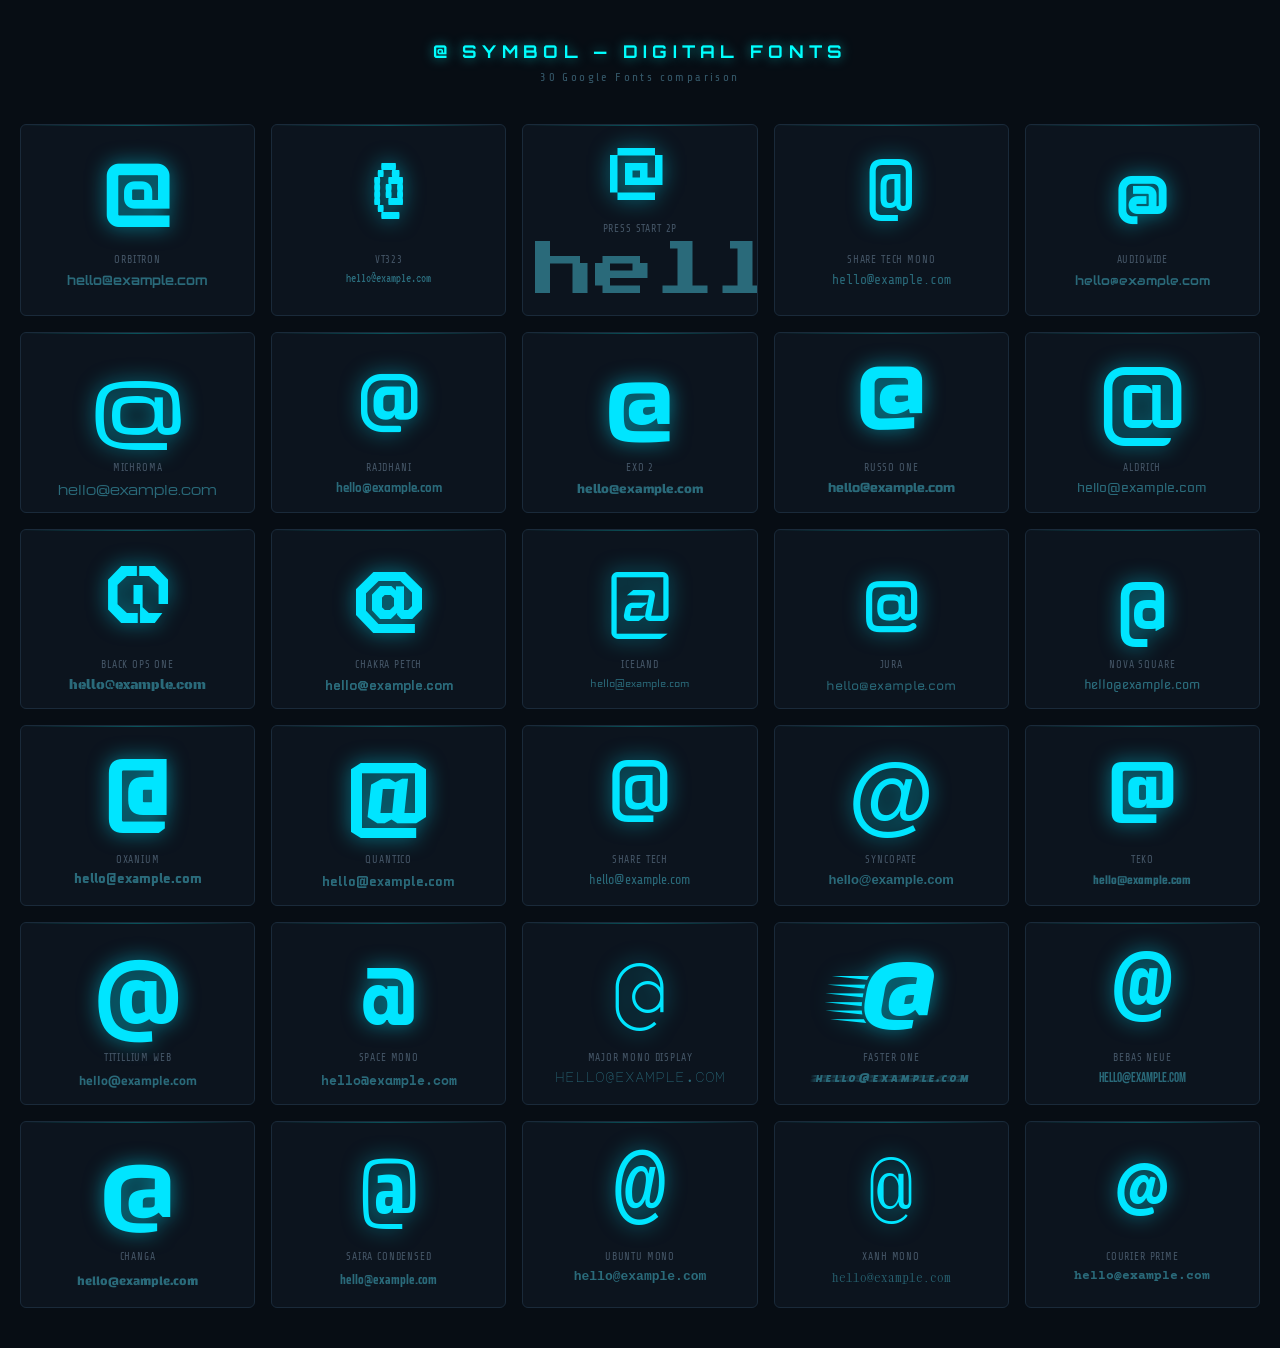
<file: at-symbol-comparison.html>
<!DOCTYPE html>
<html lang="ja">
<head>
  <meta charset="UTF-8">
  <meta name="viewport" content="width=device-width, initial-scale=1.0">
  <title>@ マーク比較 - Digital Fonts</title>
  <link rel="preconnect" href="https://fonts.googleapis.com">
  <link rel="preconnect" href="https://fonts.gstatic.com" crossorigin>
  <link href="https://fonts.googleapis.com/css2?family=Orbitron:wght@700&family=VT323&family=Press+Start+2P&family=Share+Tech+Mono&family=Audiowide&family=Michroma&family=Rajdhani:wght@700&family=Exo+2:wght@800&family=Russo+One&family=Aldrich&display=swap" rel="stylesheet">
  <link href="https://fonts.googleapis.com/css2?family=Black+Ops+One&family=Chakra+Petch:wght@700&family=Iceland&family=Jura:wght@700&family=Nova+Square&family=Oxanium:wght@800&family=Quantico:wght@700&family=Share+Tech&family=Syncopate:wght@700&family=Teko:wght@600&display=swap" rel="stylesheet">
  <link href="https://fonts.googleapis.com/css2?family=Titillium+Web:wght@700&family=Space+Mono:wght@700&family=Major+Mono+Display&family=Faster+One&family=Bebas+Neue&family=Changa:wght@700&family=Saira+Condensed:wght@700&family=Ubuntu+Mono:wght@700&family=Xanh+Mono&family=Courier+Prime:wght@700&display=swap" rel="stylesheet">
  <style>
    * { box-sizing: border-box; margin: 0; padding: 0; }
    body {
      background: #070d14;
      color: #fff;
      font-family: 'Share Tech', monospace;
      padding: 40px 20px;
    }
    h1 {
      text-align: center;
      font-size: 1.1rem;
      color: #0ff;
      margin-bottom: 8px;
      letter-spacing: 0.3em;
      text-transform: uppercase;
      font-family: 'Orbitron', sans-serif;
      text-shadow: 0 0 12px #0ff8;
    }
    p.sub {
      text-align: center;
      color: #356;
      font-size: 0.75rem;
      letter-spacing: 0.2em;
      margin-bottom: 40px;
    }
    .grid {
      display: grid;
      grid-template-columns: repeat(auto-fill, minmax(200px, 1fr));
      gap: 16px;
      max-width: 1300px;
      margin: 0 auto;
    }
    .card {
      background: #0c141e;
      border: 1px solid #1a2a3a;
      border-radius: 6px;
      padding: 20px 12px 14px;
      text-align: center;
      transition: border-color 0.2s, box-shadow 0.2s;
      position: relative;
      overflow: hidden;
    }
    .card::before {
      content: '';
      position: absolute;
      top: 0; left: 0; right: 0;
      height: 1px;
      background: linear-gradient(90deg, transparent, #0ff4, transparent);
    }
    .card:hover {
      border-color: #0ff5;
      box-shadow: 0 0 20px #0ff2;
    }
    .at {
      font-size: 88px;
      line-height: 1.1;
      margin-bottom: 12px;
      display: block;
      color: #00e5ff;
      text-shadow: 0 0 20px #00e5ff88;
    }
    .font-name {
      font-size: 0.65rem;
      color: #456;
      letter-spacing: 0.08em;
      text-transform: uppercase;
      margin-bottom: 6px;
    }
    .full-text {
      font-size: 13px;
      color: #2a6a7a;
    }

    .orbitron     { font-family: 'Orbitron', sans-serif; font-weight: 700; }
    .vt323        { font-family: 'VT323', monospace; }
    .pressstart   { font-family: 'Press Start 2P', cursive; font-size: 60px !important; }
    .sharetech    { font-family: 'Share Tech Mono', monospace; }
    .audiowide    { font-family: 'Audiowide', sans-serif; }
    .michroma     { font-family: 'Michroma', sans-serif; }
    .rajdhani     { font-family: 'Rajdhani', sans-serif; font-weight: 700; }
    .exo2         { font-family: 'Exo 2', sans-serif; font-weight: 800; }
    .russo        { font-family: 'Russo One', sans-serif; }
    .aldrich      { font-family: 'Aldrich', sans-serif; }
    .blackops     { font-family: 'Black Ops One', cursive; }
    .chakra       { font-family: 'Chakra Petch', sans-serif; font-weight: 700; }
    .iceland      { font-family: 'Iceland', cursive; }
    .jura         { font-family: 'Jura', sans-serif; font-weight: 700; }
    .novasquare   { font-family: 'Nova Square', cursive; }
    .oxanium      { font-family: 'Oxanium', sans-serif; font-weight: 800; }
    .quantico     { font-family: 'Quantico', sans-serif; font-weight: 700; }
    .sharetech2   { font-family: 'Share Tech', sans-serif; }
    .syncopate    { font-family: 'Syncopate', sans-serif; font-weight: 700; }
    .teko         { font-family: 'Teko', sans-serif; font-weight: 600; }
    .titillium    { font-family: 'Titillium Web', sans-serif; font-weight: 700; }
    .spacemono    { font-family: 'Space Mono', monospace; font-weight: 700; }
    .majormono    { font-family: 'Major Mono Display', monospace; }
    .faster       { font-family: 'Faster One', cursive; }
    .bebas        { font-family: 'Bebas Neue', cursive; }
    .changa       { font-family: 'Changa', sans-serif; font-weight: 700; }
    .saira        { font-family: 'Saira Condensed', sans-serif; font-weight: 700; }
    .ubuntumono   { font-family: 'Ubuntu Mono', monospace; font-weight: 700; }
    .xanhmono     { font-family: 'Xanh Mono', monospace; }
    .courierprime { font-family: 'Courier Prime', monospace; font-weight: 700; }
  </style>
</head>
<body>
  <h1>@ Symbol — Digital Fonts</h1>
  <p class="sub">30 Google Fonts comparison</p>
  <div class="grid">

    <div class="card">
      <span class="at orbitron">@</span>
      <div class="font-name">Orbitron</div>
      <div class="full-text orbitron">hello@example.com</div>
    </div>

    <div class="card">
      <span class="at vt323">@</span>
      <div class="font-name">VT323</div>
      <div class="full-text vt323">hello@example.com</div>
    </div>

    <div class="card">
      <span class="at pressstart">@</span>
      <div class="font-name">Press Start 2P</div>
      <div class="full-text pressstart" style="font-size:9px">hello@example.com</div>
    </div>

    <div class="card">
      <span class="at sharetech">@</span>
      <div class="font-name">Share Tech Mono</div>
      <div class="full-text sharetech">hello@example.com</div>
    </div>

    <div class="card">
      <span class="at audiowide">@</span>
      <div class="font-name">Audiowide</div>
      <div class="full-text audiowide">hello@example.com</div>
    </div>

    <div class="card">
      <span class="at michroma">@</span>
      <div class="font-name">Michroma</div>
      <div class="full-text michroma">hello@example.com</div>
    </div>

    <div class="card">
      <span class="at rajdhani">@</span>
      <div class="font-name">Rajdhani</div>
      <div class="full-text rajdhani">hello@example.com</div>
    </div>

    <div class="card">
      <span class="at exo2">@</span>
      <div class="font-name">Exo 2</div>
      <div class="full-text exo2">hello@example.com</div>
    </div>

    <div class="card">
      <span class="at russo">@</span>
      <div class="font-name">Russo One</div>
      <div class="full-text russo">hello@example.com</div>
    </div>

    <div class="card">
      <span class="at aldrich">@</span>
      <div class="font-name">Aldrich</div>
      <div class="full-text aldrich">hello@example.com</div>
    </div>

    <div class="card">
      <span class="at blackops">@</span>
      <div class="font-name">Black Ops One</div>
      <div class="full-text blackops">hello@example.com</div>
    </div>

    <div class="card">
      <span class="at chakra">@</span>
      <div class="font-name">Chakra Petch</div>
      <div class="full-text chakra">hello@example.com</div>
    </div>

    <div class="card">
      <span class="at iceland">@</span>
      <div class="font-name">Iceland</div>
      <div class="full-text iceland">hello@example.com</div>
    </div>

    <div class="card">
      <span class="at jura">@</span>
      <div class="font-name">Jura</div>
      <div class="full-text jura">hello@example.com</div>
    </div>

    <div class="card">
      <span class="at novasquare">@</span>
      <div class="font-name">Nova Square</div>
      <div class="full-text novasquare">hello@example.com</div>
    </div>

    <div class="card">
      <span class="at oxanium">@</span>
      <div class="font-name">Oxanium</div>
      <div class="full-text oxanium">hello@example.com</div>
    </div>

    <div class="card">
      <span class="at quantico">@</span>
      <div class="font-name">Quantico</div>
      <div class="full-text quantico">hello@example.com</div>
    </div>

    <div class="card">
      <span class="at sharetech2">@</span>
      <div class="font-name">Share Tech</div>
      <div class="full-text sharetech2">hello@example.com</div>
    </div>

    <div class="card">
      <span class="at syncopate">@</span>
      <div class="font-name">Syncopate</div>
      <div class="full-text syncopate">hello@example.com</div>
    </div>

    <div class="card">
      <span class="at teko">@</span>
      <div class="font-name">Teko</div>
      <div class="full-text teko">hello@example.com</div>
    </div>

    <div class="card">
      <span class="at titillium">@</span>
      <div class="font-name">Titillium Web</div>
      <div class="full-text titillium">hello@example.com</div>
    </div>

    <div class="card">
      <span class="at spacemono">@</span>
      <div class="font-name">Space Mono</div>
      <div class="full-text spacemono">hello@example.com</div>
    </div>

    <div class="card">
      <span class="at majormono">@</span>
      <div class="font-name">Major Mono Display</div>
      <div class="full-text majormono">hello@example.com</div>
    </div>

    <div class="card">
      <span class="at faster">@</span>
      <div class="font-name">Faster One</div>
      <div class="full-text faster">hello@example.com</div>
    </div>

    <div class="card">
      <span class="at bebas">@</span>
      <div class="font-name">Bebas Neue</div>
      <div class="full-text bebas">hello@example.com</div>
    </div>

    <div class="card">
      <span class="at changa">@</span>
      <div class="font-name">Changa</div>
      <div class="full-text changa">hello@example.com</div>
    </div>

    <div class="card">
      <span class="at saira">@</span>
      <div class="font-name">Saira Condensed</div>
      <div class="full-text saira">hello@example.com</div>
    </div>

    <div class="card">
      <span class="at ubuntumono">@</span>
      <div class="font-name">Ubuntu Mono</div>
      <div class="full-text ubuntumono">hello@example.com</div>
    </div>

    <div class="card">
      <span class="at xanhmono">@</span>
      <div class="font-name">Xanh Mono</div>
      <div class="full-text xanhmono">hello@example.com</div>
    </div>

    <div class="card">
      <span class="at courierprime">@</span>
      <div class="font-name">Courier Prime</div>
      <div class="full-text courierprime">hello@example.com</div>
    </div>

  </div>
</body>
</html>
</file>
